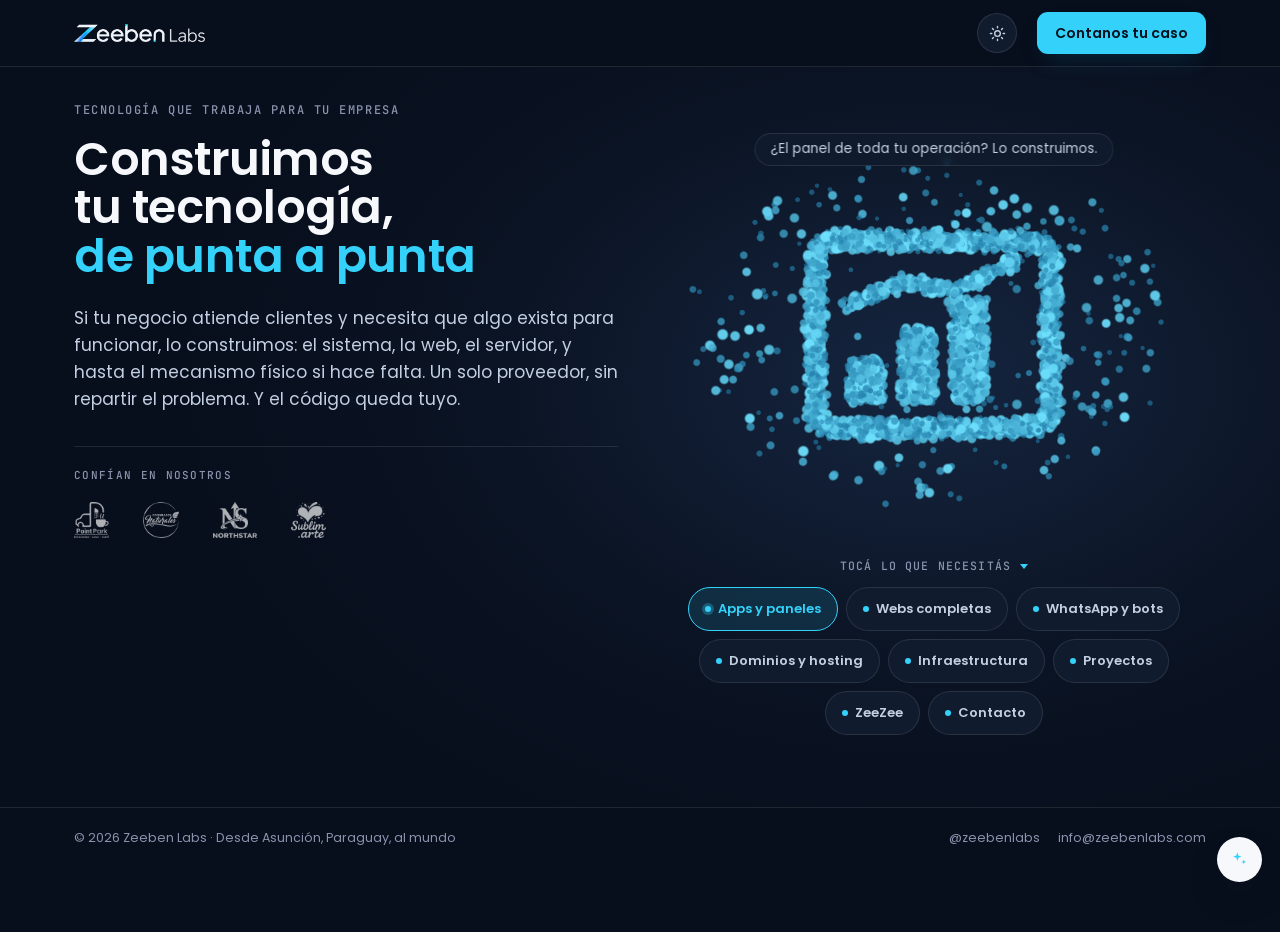
<file: index.html>
<!DOCTYPE html>
<html lang="es">
<head>
<meta charset="utf-8">
<meta name="viewport" content="width=device-width, initial-scale=1">
<meta name="color-scheme" content="dark light">
<meta name="theme-color" content="#070E1C">
<meta name="google-site-verification" content="5d4lBltLXjCbUz0Lg6LB9_y0TGAhb-YqyyRA0CdBrK8" />
<title>Zeeben Labs — Software a medida, WhatsApp e IA para pymes en Paraguay</title>
<meta name="description" content="Apps y paneles a medida, sitios web completos, bots de WhatsApp con IA, dominios y hosting, e infraestructura. Un solo proveedor, sobre tu propia infraestructura. Asunción, Paraguay.">
<link rel="canonical" href="https://zeebenlabs.com/">

<meta property="og:title" content="Zeeben Labs — Construimos tu tecnología, de punta a punta">
<meta property="og:description" content="Apps a medida, webs completas, WhatsApp con IA, dominios e infraestructura para pymes en Paraguay. En tu propia infraestructura.">
<meta property="og:type" content="website">
<meta property="og:url" content="https://zeebenlabs.com/">
<meta property="og:image" content="https://zeebenlabs.com/assets/og-image.jpg">
<meta property="og:image:secure_url" content="https://zeebenlabs.com/assets/og-image.jpg">
<meta property="og:image:type" content="image/jpeg">
<meta property="og:image:width" content="1200">
<meta property="og:image:height" content="630">
<meta property="og:image:alt" content="Zeeben Labs — construimos tu tecnología, de punta a punta">
<meta property="og:locale" content="es_PY">
<meta property="og:site_name" content="Zeeben Labs">
<meta name="twitter:card" content="summary_large_image">
<meta name="twitter:title" content="Zeeben Labs — Construimos tu tecnología, de punta a punta">
<meta name="twitter:description" content="Apps a medida, webs completas, WhatsApp con IA, dominios e infraestructura para pymes en Paraguay.">
<meta name="twitter:image" content="https://zeebenlabs.com/assets/og-image.jpg">

<script type="application/ld+json">
{
  "@context": "https://schema.org",
  "@type": "ProfessionalService",
  "name": "Zeeben Labs",
  "description": "Desarrollo de software a medida para pymes de servicios en Paraguay: aplicaciones y paneles de gestión, sitios web, automatización de WhatsApp con inteligencia artificial, administración de dominios y hosting, e infraestructura, sobre infraestructura propia del cliente.",
  "url": "https://zeebenlabs.com/",
  "logo": "https://zeebenlabs.com/assets/logo.png",
  "image": "https://zeebenlabs.com/assets/og-image.jpg",
  "telephone": "+595992879800",
  "email": "info@zeebenlabs.com",
  "sameAs": ["https://instagram.com/zeebenlabs"],
  "areaServed": { "@type": "Country", "name": "Paraguay" },
  "knowsAbout": ["Desarrollo de software a medida", "Sistemas de gestión", "Desarrollo web", "Automatización de WhatsApp", "Chatbots", "Inteligencia artificial aplicada", "Administración de dominios y hosting", "Infraestructura de servidores"],
  "hasOfferCatalog": {
    "@type": "OfferCatalog",
    "name": "Servicios",
    "itemListElement": [
      { "@type": "Offer", "itemOffered": { "@type": "Service", "name": "Aplicaciones y paneles de gestión a medida" } },
      { "@type": "Offer", "itemOffered": { "@type": "Service", "name": "Desarrollo de sitios web completos" } },
      { "@type": "Offer", "itemOffered": { "@type": "Service", "name": "Bot de atención y turnos por WhatsApp" },
        "priceSpecification": { "@type": "PriceSpecification", "priceCurrency": "PYG", "minPrice": "5990000" } },
      { "@type": "Offer", "itemOffered": { "@type": "Service", "name": "Administración de dominios y hosting" } },
      { "@type": "Offer", "itemOffered": { "@type": "Service", "name": "Infraestructura y configuración de servidores" } }
    ]
  }
}
</script>

<link rel="icon" href="assets/favicon/favicon.ico" sizes="any">
<link rel="icon" type="image/png" href="assets/favicon/favicon_32.png" sizes="32x32">
<link rel="apple-touch-icon" href="assets/favicon/favicon_180.png">

<link rel="preload" as="font" type="font/woff2" href="assets/fonts/poppins-400.woff2" crossorigin>
<link rel="preload" as="font" type="font/woff2" href="assets/fonts/poppins-600.woff2" crossorigin>
<link rel="preload" as="font" type="font/woff2" href="assets/fonts/jetbrainsmono-500.woff2" crossorigin>
<link rel="preload" as="image" href="assets/logo.webp" type="image/webp" fetchpriority="high">

<!-- Antes de pintar: si la persona eligio el tema claro alguna vez, se aplica
     ya. Sin esto se ve un parpadeo oscuro. El oscuro es el default y es el
     que vive en :root, asi que no necesita nada. -->
<script>try{if(localStorage.getItem('zb-tema')==='claro')document.documentElement.setAttribute('data-tema','claro')}catch(e){}</script>
<link rel="stylesheet" href="landing.css?v=8">
</head>
<body>

<header class="nav">
  <div class="nav__in">
    <a class="nav__logo-chip" href="/" aria-label="Zeeben Labs — inicio">
      <picture>
        <source srcset="assets/logo.webp" type="image/webp">
        <img src="assets/logo.png" alt="Zeeben Labs" width="460" height="63" fetchpriority="high">
      </picture>
    </a>
    <button class="nav__tema" type="button" id="tema" aria-label="Cambiar a tema claro">
      <svg class="ico-sol" viewBox="0 0 24 24" fill="none" stroke="currentColor" stroke-width="2" stroke-linecap="round" aria-hidden="true"><circle cx="12" cy="12" r="4"/><path d="M12 2v2M12 20v2M4.9 4.9l1.4 1.4M17.7 17.7l1.4 1.4M2 12h2M20 12h2M4.9 19.1l1.4-1.4M17.7 6.3l1.4-1.4"/></svg>
      <svg class="ico-luna" viewBox="0 0 24 24" fill="none" stroke="currentColor" stroke-width="2" stroke-linecap="round" stroke-linejoin="round" aria-hidden="true"><path d="M21 12.8A9 9 0 1 1 11.2 3a7 7 0 0 0 9.8 9.8z"/></svg>
    </button>
    <a class="btn btn--primary nav__cta" href="https://wa.me/595992879800?text=Hola%20Zeeben%20Labs%2C%20esto%20es%20lo%20que%20me%20consume%20m%C3%A1s%20tiempo%20en%20mi%20negocio%3A%20">Contanos tu caso</a>
  </div>
</header>

<main class="escenario">
  <div class="wrap escenario__grid">

    <!-- ===================== COLUMNA IZQUIERDA: titular + panel =====================
         Los siete paneles viven en el HTML (uno visible por vez). Así el contenido
         es indexable y sigue estando si el JS no corre. -->
    <div class="lado">
      <p class="eyebrow">Tecnología que trabaja para tu empresa</p>
      <h1>Construimos<br>tu tecnología,<br><span class="acento">de punta a punta</span></h1>

      <div class="paneles" id="paneles">

        <div class="panel" id="pnl-inicio">
          <p class="panel__lead">Si tu negocio atiende clientes y necesita que algo exista para funcionar, lo construimos: el sistema, la web, el servidor, y hasta el mecanismo físico si hace falta. Un solo proveedor, sin repartir el problema. Y el código queda tuyo.</p>
          <!-- La prueba social va solo en el panel de inicio: sirve al llegar,
               antes de que la persona elija nada. Una vez que esta leyendo un
               servicio puntual, la franja de logos seria ruido. -->
          <div class="confian">
            <p class="confian__label">Confían en nosotros</p>
            <ul class="confian__lista">
              <li><img src="assets/clientes/point-park.webp" alt="Point Park" width="35" height="36" loading="lazy" decoding="async"></li>
              <li><img src="assets/clientes/congelados.webp" alt="Congelados Naturales" width="36" height="36" loading="lazy" decoding="async"></li>
              <li><img src="assets/clientes/northstar.webp" alt="Northstar" width="44" height="36" loading="lazy" decoding="async"></li>
              <li><img src="assets/clientes/sublimarte.webp" alt="SUBLIM.ARTE" width="35" height="36" loading="lazy" decoding="async"></li>
            </ul>
          </div>
        </div>

        <div class="panel" id="pnl-apps" hidden>
          <h2>Apps y paneles a medida</h2>
          <p>Sistemas internos para tu operación real: pedidos, turnos, cobros, stock y márgenes en un solo lugar. Diseñados sobre cómo trabajás vos, no sobre un producto enlatado que casi encaja.</p>
          <ul class="panel__lista">
            <li>Se instala como app desde el navegador</li>
            <li>Corre en tu infraestructura</li>
          </ul>
          <p class="panel__precio">A cotizar <span>— el alcance varía demasiado para poner un número honesto</span></p>
          <p class="panel__prueba">Como el control de costos de <b>Congelados Naturales</b> o el panel de caja de <b>Point Park</b>.</p>
        </div>

        <div class="panel" id="pnl-webs" hidden>
          <h2>Webs completas</h2>
          <p>Sitios propios, no una landing suelta: la web que trae consultas ordenadas, integrada con tu WhatsApp desde el primer día.</p>
          <ul class="panel__lista">
            <li>Pensada para que la consulta entre calificada</li>
            <li>Rápida en celular, que es donde te van a ver</li>
          </ul>
          <p class="panel__precio">A cotizar <span>— según cuántas páginas y qué tenga que hacer</span></p>
          <p class="panel__prueba">Como la de <b>Northstar</b>: pasó de no tener dónde mandar un cliente a recibir consultas todos los meses.</p>
        </div>

        <div class="panel" id="pnl-whatsapp" hidden>
          <h2>WhatsApp y bots</h2>
          <p>Responde las consultas de siempre, deriva a una persona cuando hace falta, agenda solo y deja todo registrado. Con inteligencia artificial o sin ella, según lo que tu negocio necesite.</p>
          <p class="panel__precio">Desde Gs. 5.990.000 <span>+ Gs. 450.000 por mes de soporte</span></p>

          <!-- La demo se llena por JS y tiene alto reservado en CSS: si demo-hero.js
               no carga, el panel no se rompe. -->
          <div class="demo" data-demo>
            <div class="rubros" role="group" aria-label="Tipo de negocio">
              <button type="button" data-rubro="salud" aria-pressed="true">Consultorio</button>
              <button type="button" data-rubro="gastro" aria-pressed="false">Restaurante</button>
              <button type="button" data-rubro="estudio" aria-pressed="false">Estudio</button>
            </div>
            <div class="cadena">
              <div class="tel">
                <div class="tel__cab">
                  <span class="tel__ava" data-demo-ini aria-hidden="true">C</span>
                  <span>
                    <span class="tel__quien" data-demo-quien>Consultorio</span>
                    <span class="tel__est">en línea</span>
                  </span>
                </div>
                <div class="tel__hilo" data-demo-hilo role="log" aria-live="polite" aria-label="Conversación de ejemplo"></div>
                <form class="tel__pie" data-demo-form>
                  <input data-demo-entrada placeholder="Pedí un turno…" autocomplete="off" maxlength="200" aria-label="Escribí como si fueras un cliente">
                  <button type="submit" aria-label="Enviar">
                    <svg viewBox="0 0 24 24" fill="currentColor" aria-hidden="true"><path d="M2 21l21-9L2 3v7l15 2-15 2z"/></svg>
                  </button>
                </form>
              </div>
              <div class="libreta">
                <p class="libreta__cab"><span data-demo-titulo>Agenda de hoy</span><b data-demo-cuenta>0</b></p>
                <div class="libreta__lista" data-demo-lista></div>
              </div>
            </div>
            <p class="demo__pie">Escribile vos y mirá dónde cae el turno. Es el sistema que atiende hoy en Congelados Naturales.</p>
            <div class="remate" data-demo-remate hidden>
              <p class="remate__q">¿Querés uno así atendiendo tu WhatsApp?</p>
              <a class="btn btn--primary remate__cta" data-demo-remate-cta
                 href="https://wa.me/595992879800?text=Hola%20Zeeben%20Labs%2C%20prob%C3%A9%20la%20demo%20de%20la%20web%20y%20quiero%20uno%20as%C3%AD%20para%20mi%20negocio.">Armámelo</a>
            </div>
          </div>
        </div>

        <div class="panel" id="pnl-dominios" hidden>
          <h2>Dominios y hosting</h2>
          <p>Dominio, correo corporativo y hosting configurados y mantenidos, para que no tengas que entender de eso ni acordarte de renovarlo.</p>
          <ul class="panel__lista">
            <li>Tu correo con tu propio dominio</li>
            <li>Certificado y renovaciones, a cargo nuestro</li>
          </ul>
          <p class="panel__precio">A cotizar <span>— depende del dominio y de cuántas casillas necesites</span></p>
        </div>

        <div class="panel" id="pnl-infra" hidden>
          <h2>Infraestructura</h2>
          <p>Servidores, redes y despliegue: la parte de abajo que hace que todo lo demás corra. Quince años administrando infraestructura crítica en empresas grandes.</p>
          <ul class="panel__lista">
            <li>Tus datos no salen de tu empresa</li>
            <li>Sin licencias por usuario que crecen con tu equipo</li>
          </ul>
          <p class="panel__precio">A cotizar <span>— según el tamaño y qué haya que dejar andando</span></p>
        </div>

        <div class="panel" id="pnl-proyectos" hidden>
          <h2>Sistemas nuestros, corriendo hoy</h2>
          <div class="casos">
            <div class="caso">
              <b>Point Park</b>
              <span>Estacionamiento, lavadero y cafetería. Hicimos la barrera robotizada y el software del mismo lado.</span>
              <i>Cuaderno → arqueo automático</i>
            </div>
            <div class="caso">
              <b>Congelados Naturales</b>
              <span>Un bot toma el pedido, arma la orden de reparto y controla costos y márgenes.</span>
              <i>40 → 0 mensajes a mano por día</i>
            </div>
            <div class="caso">
              <b>Northstar</b>
              <span>Sitio de consultoría con captación por WhatsApp.</span>
              <i>0 → 18 consultas por mes</i>
            </div>
          </div>
          <p class="panel__prueba">Seis clientes con sistemas en producción, más tres sistemas propios.</p>
        </div>

        <!-- Producto propio, no un servicio a cotizar: por eso es la unica
             etiqueta que termina en una descarga y no en una conversacion.
             El enlace apunta a /releases/latest/ y nunca hay que actualizarlo. -->
        <div class="panel" id="pnl-zeezee" hidden>
          <h2>ZeeZee para Windows</h2>
          <p>WhatsApp, Telegram, Slack, Instagram, Discord y más, todo en una sola ventana. Gratis, sin cuenta.</p>
          <ul class="panel__lista">
            <li>Instalación por usuario, sin permisos de administrador</li>
            <li>Windows 64-bit</li>
          </ul>
          <div class="descarga__acciones">
            <a class="btn btn--primary" href="https://github.com/damelm/zeezee-installers/releases/latest/download/ZeeZee-Setup-Windows.exe" download>
              <svg viewBox="0 0 24 24" fill="none" stroke="currentColor" stroke-width="1.8" stroke-linecap="round" stroke-linejoin="round" aria-hidden="true">
                <path d="M12 3v12m0 0l-4-4m4 4l4-4"/><path d="M4 17v2a2 2 0 0 0 2 2h12a2 2 0 0 0 2-2v-2"/>
              </svg>
              Descargar para Windows
            </a>
            <a class="btn btn--ghost" href="https://github.com/damelm/zeezee-installers/releases" target="_blank" rel="noopener">Ver todas las versiones</a>
          </div>
          <p class="panel__pista">Al abrir, Windows puede avisar «Editor desconocido»: Más información → Ejecutar de todas formas.</p>
        </div>

        <div class="panel" id="pnl-contacto" hidden>
          <h2>Empecemos con un audio</h2>
          <p>Contanos qué proceso te consume más tiempo. En menos de 24 horas te decimos cómo se resuelve y cuánto saldría. Sin compromiso.</p>
          <div class="contacto__acciones">
            <a class="btn btn--primary" href="https://wa.me/595992879800?text=Hola%20Zeeben%20Labs%2C%20esto%20es%20lo%20que%20me%20consume%20m%C3%A1s%20tiempo%20en%20mi%20negocio%3A%20">Mandar un audio por WhatsApp</a>
          </div>
          <ul class="contacto__lista">
            <li><span>WhatsApp</span><a href="https://wa.me/595992879800?text=Hola%20Zeeben%20Labs%2C%20quiero%20hacer%20una%20consulta">+595 992 879 800</a></li>
            <li><span>Instagram</span><a href="https://instagram.com/zeebenlabs" target="_blank" rel="noopener">@zeebenlabs</a></li>
            <li><span>Email</span><a href="mailto:info@zeebenlabs.com">info@zeebenlabs.com</a></li>
          </ul>
        </div>

      </div>
    </div>

    <!-- ===================== COLUMNA DERECHA: el enjambre ===================== -->
    <div class="lado lado--escena">
      <div class="escena" id="escena">
        <p class="voz" id="voz">&nbsp;</p>
      </div>
      <p class="formas__pista" id="pista">Tocá lo que necesitás</p>
      <div class="formas" id="formas" role="group" aria-label="Elegí qué querés ver"></div>
    </div>

  </div>
</main>

<footer class="pie">
  <div class="wrap pie__in">
    <span>© <span data-anio>2026</span> Zeeben Labs · Desde Asunción, Paraguay, al mundo</span>
    <span class="pie__links">
      <a href="https://instagram.com/zeebenlabs" target="_blank" rel="noopener">@zeebenlabs</a>
      <a href="mailto:info@zeebenlabs.com">info@zeebenlabs.com</a>
    </span>
  </div>
</footer>

<script src="landing.js?v=4" defer></script>
<script src="demo-hero.min.js?v=9f081ad1" defer></script>
<script src="chat.js?v=c834c38c" defer></script>
<script src="three.min.js" defer fetchpriority="low"></script>
<script src="enjambre.js?v=5" defer fetchpriority="low"></script>
</body>
</html>
</file>
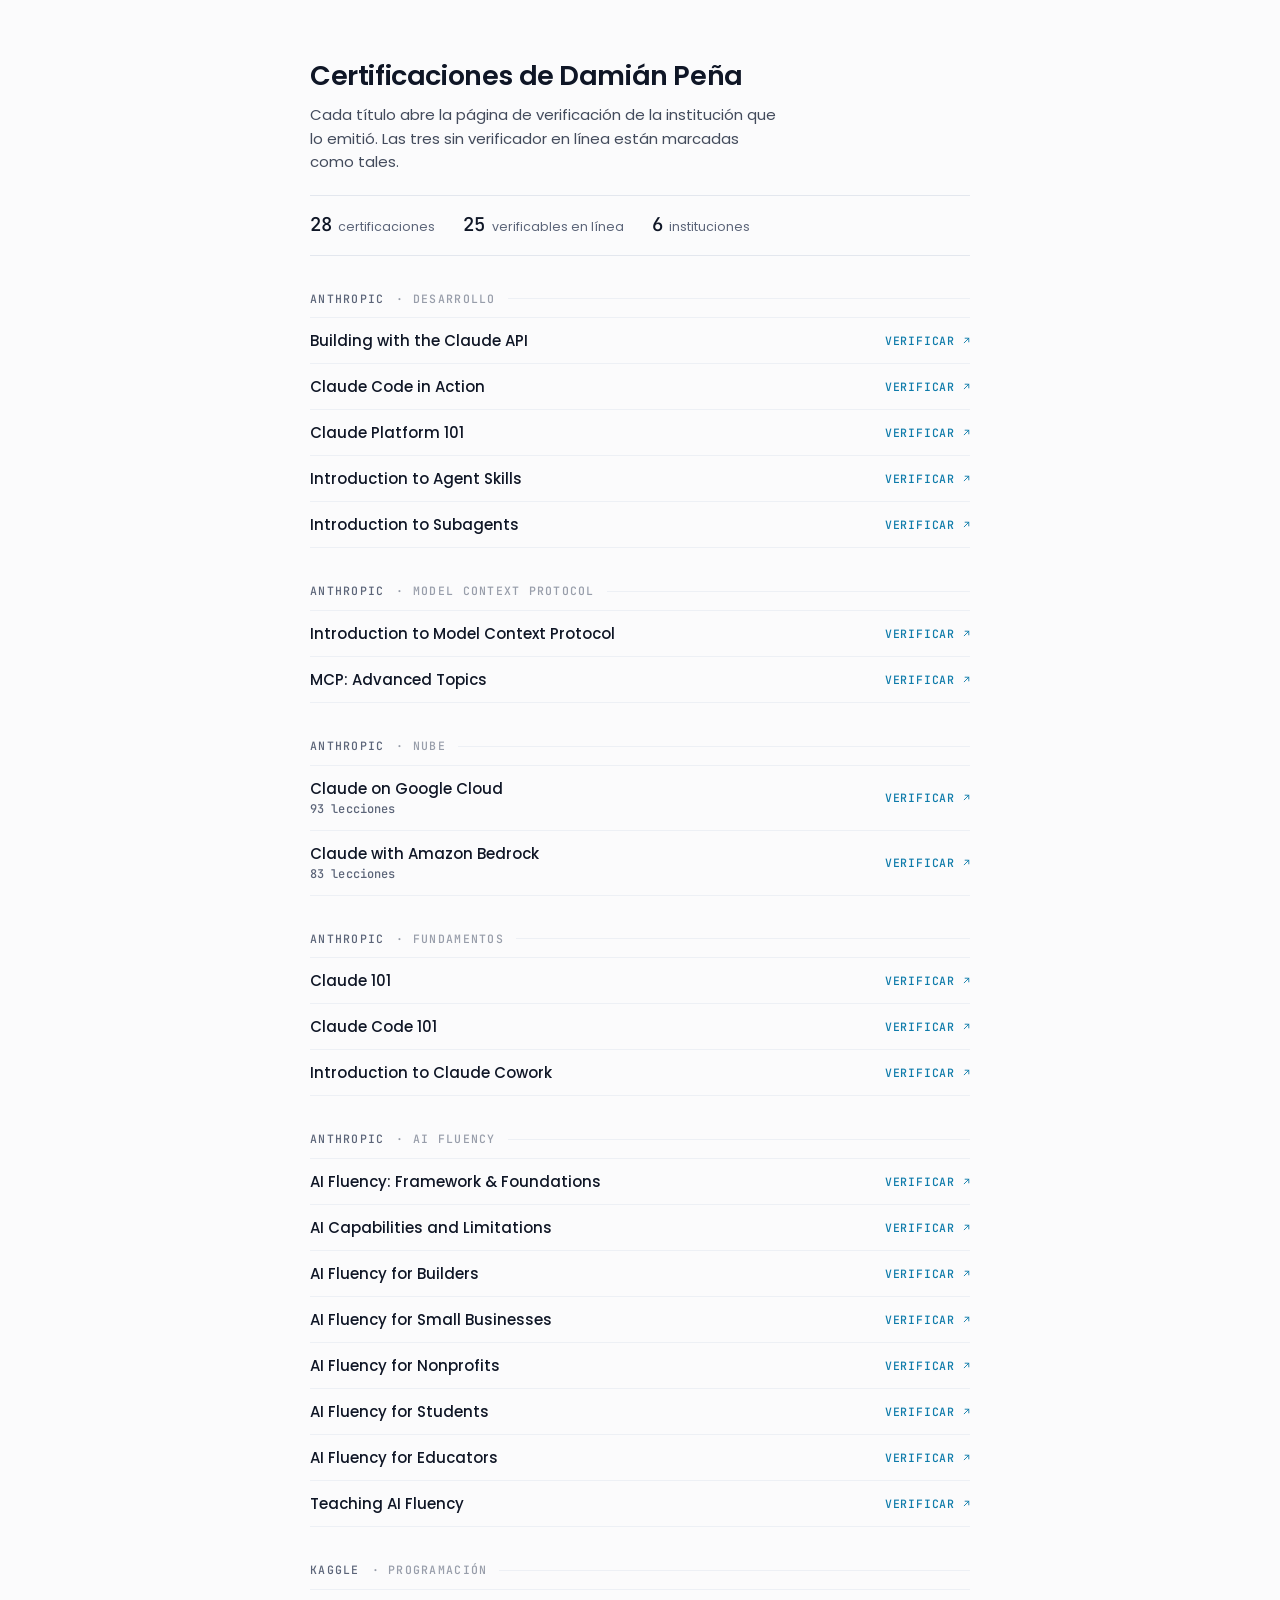
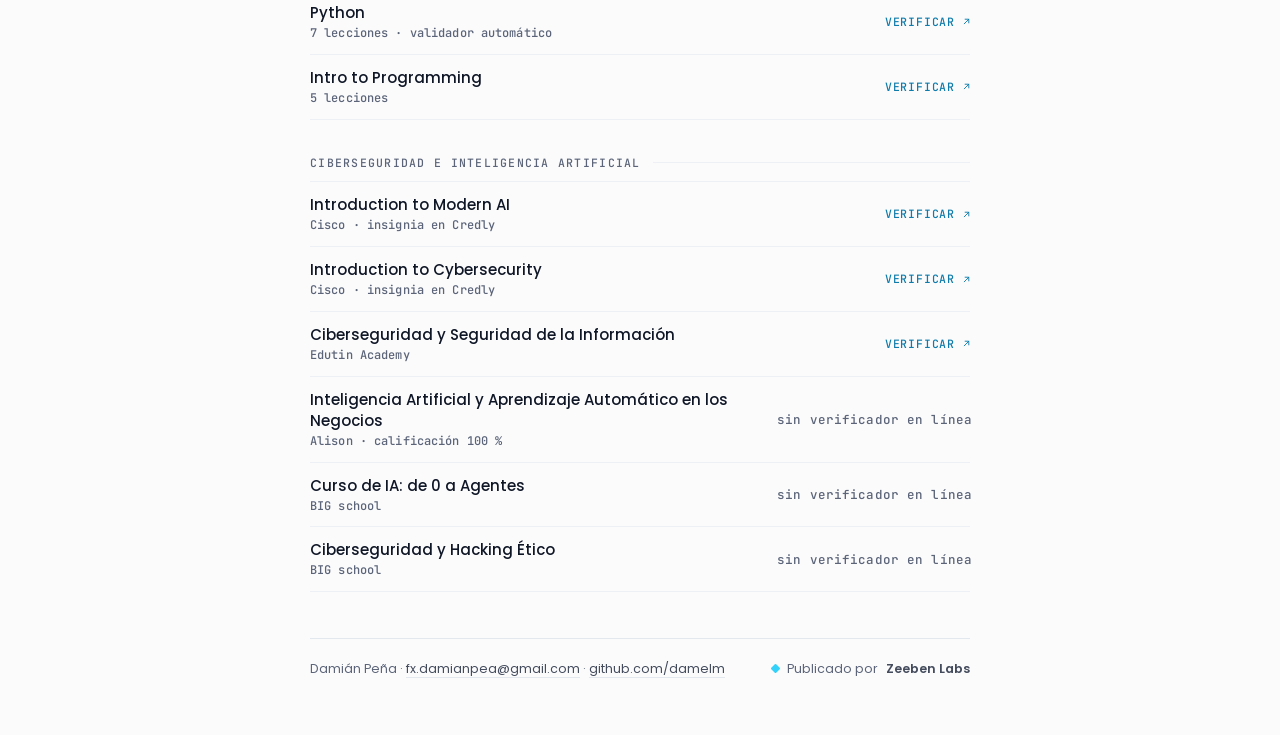
<file: v/dmp7k2q/index.html>
<!DOCTYPE html>
<html lang="es">
<head>
<meta charset="utf-8">
<meta name="viewport" content="width=device-width,initial-scale=1">
<title>Certificaciones de Damián Peña — verificación</title>
<meta name="description" content="Listado de las certificaciones de Damián Peña con enlace directo a la página de verificación de cada institución emisora.">

<!-- Ruta no listada: no va en el sitemap ni se enlaza desde el sitio.
     Tampoco va en robots.txt a proposito: ese archivo es publico y poner
     la ruta ahi seria anunciarla. El noindex alcanza. -->
<meta name="robots" content="noindex,nofollow,noarchive">
<link rel="canonical" href="https://zeebenlabs.com/v/dmp7k2q/">
<link rel="icon" href="/assets/favicon-32.png" sizes="32x32">

<style>
  @font-face{font-family:'Poppins';font-weight:400;font-display:swap;
    src:url('/assets/fonts/poppins-400.woff2') format('woff2')}
  @font-face{font-family:'Poppins';font-weight:500;font-display:swap;
    src:url('/assets/fonts/poppins-500.woff2') format('woff2')}
  @font-face{font-family:'Poppins';font-weight:600;font-display:swap;
    src:url('/assets/fonts/poppins-600.woff2') format('woff2')}
  @font-face{font-family:'JetBrains Mono';font-weight:500;font-display:swap;
    src:url('/assets/fonts/jetbrainsmono-500.woff2') format('woff2')}

  :root{
    --papel:#FBFBFC; --tarjeta:#FFFFFF;
    --tinta:#0F1626; --medio:#434B5C; --apoyo:#5B6478;
    --linea:#E3E7EE; --linea-suave:#EDF0F5;
    --cyan:#0E7BAA;              /* el cyan de marca bajado para contraste AA sobre blanco */
    --realce:rgba(52,210,251,.10);
    --sans:'Poppins',system-ui,-apple-system,'Segoe UI',sans-serif;
    --mono:'JetBrains Mono',ui-monospace,Consolas,monospace;
  }
  /* El sitio de Zeeben es navy; si el visitante tiene el sistema en oscuro
     la pagina lo acompaña en vez de tirarle una hoja blanca a la cara. */
  @media (prefers-color-scheme:dark){
    :root{
      --papel:#070E1C; --tarjeta:#0D1626;
      --tinta:#F2F5FA; --medio:#AFB8C8; --apoyo:#79839A;
      --linea:#1C2941; --linea-suave:#16223A;
      --cyan:#49D6FF; --realce:rgba(52,210,251,.08);
    }
  }

  *{box-sizing:border-box;margin:0;padding:0}
  html{-webkit-text-size-adjust:100%}
  body{
    background:var(--papel); color:var(--medio);
    font-family:var(--sans); font-size:15px; line-height:1.55;
    -webkit-font-smoothing:antialiased;
    padding:0 20px 56px;
  }
  .hoja{max-width:660px;margin:0 auto}

  /* ---------- encabezado ---------- */
  header{padding:60px 0 0}
  h1{
    font-family:var(--sans); font-weight:600; font-size:27px; line-height:1.2;
    letter-spacing:-.015em; color:var(--tinta);
  }
  .bajada{margin-top:11px;max-width:52ch}

  .resumen{
    display:flex; flex-wrap:wrap; gap:0 28px;
    margin-top:22px; padding:14px 0 15px;
    border-top:1px solid var(--linea); border-bottom:1px solid var(--linea);
  }
  .resumen div{display:flex;align-items:baseline;gap:7px}
  .resumen b{
    font-family:var(--mono); font-weight:500; font-size:19px; color:var(--tinta);
    letter-spacing:-.02em;
  }
  .resumen span{font-size:12.5px;color:var(--apoyo)}

  /* ---------- grupos ---------- */
  section{margin-top:34px}
  h2{
    font-family:var(--mono); font-weight:500; font-size:11.5px;
    letter-spacing:.11em; text-transform:uppercase; color:var(--apoyo);
    display:flex; align-items:center; gap:12px; margin-bottom:10px;
  }
  h2::after{content:"";flex:1;height:1px;background:var(--linea-suave)}
  h2 em{font-style:normal;color:var(--apoyo);opacity:.62;font-size:11.5px}

  ul{list-style:none}
  li{border-bottom:1px solid var(--linea-suave)}
  li:first-child{border-top:1px solid var(--linea-suave)}

  /* La fila entera es el enlace: en un telefono es un blanco de 48 px de
     alto en vez de un texto subrayado de 15. */
  .fila{
    display:flex; align-items:center; gap:14px;
    padding:12px 10px 12px 12px; margin:0 -12px;
    text-decoration:none; color:inherit; border-radius:7px;
    transition:background .14s ease;
  }
  a.fila:hover,a.fila:focus-visible{background:var(--realce);outline:none}
  a.fila:focus-visible{box-shadow:0 0 0 2px var(--cyan)}

  .titulo{flex:1;min-width:0;font-weight:500;color:var(--tinta);line-height:1.4}
  .detalle{
    display:block; margin-top:2px; font-family:var(--mono); font-weight:500;
    font-size:12px; letter-spacing:.01em; color:var(--apoyo);
  }
  .accion{
    flex:none; display:flex; align-items:center; gap:6px;
    font-family:var(--mono); font-weight:500; font-size:11.5px;
    letter-spacing:.07em; text-transform:uppercase; color:var(--cyan);
  }
  .accion svg{width:11px;height:11px;stroke:currentColor;stroke-width:2;
    fill:none;stroke-linecap:round;stroke-linejoin:round}
  a.fila:hover .accion{text-decoration:underline;text-underline-offset:3px}
  /* Las que no tienen verificador publico se muestran igual, pero apagadas
     y sin prometer un link que no existe. */
  .sin{color:var(--apoyo);text-transform:none;letter-spacing:.01em;font-size:12.5px}

  /* ---------- pie ---------- */
  footer{
    margin-top:46px; padding-top:20px; border-top:1px solid var(--linea);
    display:flex; flex-wrap:wrap; gap:16px 24px; align-items:center;
    justify-content:space-between;
    font-size:12.5px; color:var(--apoyo);
  }
  footer a{color:var(--medio);text-decoration:none;border-bottom:1px solid var(--linea)}
  footer a:hover{color:var(--cyan);border-bottom-color:var(--cyan)}
  /* Firma discreta de Zeeben: rombo cyan + nombre en un neutro oscuro.
     El wordmark no va: sobre fondo claro solo se usa dentro de un chip navy,
     y un chip navy al pie de una pagina sobria seria un cartel. */
  .sello{display:flex;align-items:center;gap:8px;border:0;color:var(--apoyo)}
  .sello .rombo{width:7px;height:7px;flex:none;background:#34D2FB;
    transform:rotate(45deg);border-radius:1px}
  .sello b{color:var(--medio);font-weight:600}
  .sello:hover b{color:var(--cyan)}

  @media (max-width:520px){
    header{padding-top:44px}
    h1{font-size:23px}
    .resumen{gap:0 20px}
    .fila{gap:10px;padding-left:10px;padding-right:8px;margin:0 -10px;flex-wrap:wrap}
    .accion span{display:none}   /* en pantalla chica queda solo la flecha */
    /* La leyenda larga no pelea por el ancho con el titulo: baja a su
       propia linea y el titulo recupera la fila entera. */
    .sin{width:100%;margin-top:4px}
    footer{gap:14px;font-size:13px}
  }
</style>
</head>
<body>
<div class="hoja">

<header>
  <h1>Certificaciones de Damián Peña</h1>
  <p class="bajada">Cada título abre la página de verificación de la institución
    que lo emitió. Las tres sin verificador en línea están marcadas como tales.</p>

  <div class="resumen">
    <div><b>28</b><span>certificaciones</span></div>
    <div><b>25</b><span>verificables en línea</span></div>
    <div><b>6</b><span>instituciones</span></div>
  </div>
</header>

<section>
  <h2>Anthropic <em>· Desarrollo</em></h2>
  <ul>
    <li><a class="fila" href="https://verify.skilljar.com/c/hwxo92ud3dzo" target="_blank" rel="noopener">
      <span class="titulo">Building with the Claude API</span>
      <span class="accion"><span>Verificar</span><svg viewBox="0 0 24 24"><path d="M7 17L17 7M9 7h8v8"/></svg></span></a></li>
    <li><a class="fila" href="https://verify.skilljar.com/c/huqbqc4kqm7n" target="_blank" rel="noopener">
      <span class="titulo">Claude Code in Action</span>
      <span class="accion"><span>Verificar</span><svg viewBox="0 0 24 24"><path d="M7 17L17 7M9 7h8v8"/></svg></span></a></li>
    <li><a class="fila" href="https://verify.skilljar.com/c/7ssuqbwuk9ag" target="_blank" rel="noopener">
      <span class="titulo">Claude Platform 101</span>
      <span class="accion"><span>Verificar</span><svg viewBox="0 0 24 24"><path d="M7 17L17 7M9 7h8v8"/></svg></span></a></li>
    <li><a class="fila" href="https://verify.skilljar.com/c/am7dvvu5w3eb" target="_blank" rel="noopener">
      <span class="titulo">Introduction to Agent Skills</span>
      <span class="accion"><span>Verificar</span><svg viewBox="0 0 24 24"><path d="M7 17L17 7M9 7h8v8"/></svg></span></a></li>
    <li><a class="fila" href="https://verify.skilljar.com/c/kcxmo6kwkhvj" target="_blank" rel="noopener">
      <span class="titulo">Introduction to Subagents</span>
      <span class="accion"><span>Verificar</span><svg viewBox="0 0 24 24"><path d="M7 17L17 7M9 7h8v8"/></svg></span></a></li>
  </ul>
</section>

<section>
  <h2>Anthropic <em>· Model Context Protocol</em></h2>
  <ul>
    <li><a class="fila" href="https://verify.skilljar.com/c/jusgjnzpv3cj" target="_blank" rel="noopener">
      <span class="titulo">Introduction to Model Context Protocol</span>
      <span class="accion"><span>Verificar</span><svg viewBox="0 0 24 24"><path d="M7 17L17 7M9 7h8v8"/></svg></span></a></li>
    <li><a class="fila" href="https://verify.skilljar.com/c/6jzneqgepakq" target="_blank" rel="noopener">
      <span class="titulo">MCP: Advanced Topics</span>
      <span class="accion"><span>Verificar</span><svg viewBox="0 0 24 24"><path d="M7 17L17 7M9 7h8v8"/></svg></span></a></li>
  </ul>
</section>

<section>
  <h2>Anthropic <em>· Nube</em></h2>
  <ul>
    <li><a class="fila" href="https://verify.skilljar.com/c/7ef5rzbfh8fm" target="_blank" rel="noopener">
      <span class="titulo">Claude on Google Cloud<span class="detalle">93 lecciones</span></span>
      <span class="accion"><span>Verificar</span><svg viewBox="0 0 24 24"><path d="M7 17L17 7M9 7h8v8"/></svg></span></a></li>
    <li><a class="fila" href="https://verify.skilljar.com/c/r9nrd3k5qt5x" target="_blank" rel="noopener">
      <span class="titulo">Claude with Amazon Bedrock<span class="detalle">83 lecciones</span></span>
      <span class="accion"><span>Verificar</span><svg viewBox="0 0 24 24"><path d="M7 17L17 7M9 7h8v8"/></svg></span></a></li>
  </ul>
</section>

<section>
  <h2>Anthropic <em>· Fundamentos</em></h2>
  <ul>
    <li><a class="fila" href="https://verify.skilljar.com/c/q782bb4y92uv" target="_blank" rel="noopener">
      <span class="titulo">Claude 101</span>
      <span class="accion"><span>Verificar</span><svg viewBox="0 0 24 24"><path d="M7 17L17 7M9 7h8v8"/></svg></span></a></li>
    <li><a class="fila" href="https://verify.skilljar.com/c/xkttye4xp3tf" target="_blank" rel="noopener">
      <span class="titulo">Claude Code 101</span>
      <span class="accion"><span>Verificar</span><svg viewBox="0 0 24 24"><path d="M7 17L17 7M9 7h8v8"/></svg></span></a></li>
    <li><a class="fila" href="https://verify.skilljar.com/c/4w52xtow2sd5" target="_blank" rel="noopener">
      <span class="titulo">Introduction to Claude Cowork</span>
      <span class="accion"><span>Verificar</span><svg viewBox="0 0 24 24"><path d="M7 17L17 7M9 7h8v8"/></svg></span></a></li>
  </ul>
</section>

<section>
  <h2>Anthropic <em>· AI Fluency</em></h2>
  <ul>
    <li><a class="fila" href="https://verify.skilljar.com/c/dpwxovnnxhdj" target="_blank" rel="noopener">
      <span class="titulo">AI Fluency: Framework &amp; Foundations</span>
      <span class="accion"><span>Verificar</span><svg viewBox="0 0 24 24"><path d="M7 17L17 7M9 7h8v8"/></svg></span></a></li>
    <li><a class="fila" href="https://verify.skilljar.com/c/geoctwavvfuf" target="_blank" rel="noopener">
      <span class="titulo">AI Capabilities and Limitations</span>
      <span class="accion"><span>Verificar</span><svg viewBox="0 0 24 24"><path d="M7 17L17 7M9 7h8v8"/></svg></span></a></li>
    <li><a class="fila" href="https://verify.skilljar.com/c/rjc4cnsvgj2j" target="_blank" rel="noopener">
      <span class="titulo">AI Fluency for Builders</span>
      <span class="accion"><span>Verificar</span><svg viewBox="0 0 24 24"><path d="M7 17L17 7M9 7h8v8"/></svg></span></a></li>
    <li><a class="fila" href="https://verify.skilljar.com/c/z6zyjh4k8qpu" target="_blank" rel="noopener">
      <span class="titulo">AI Fluency for Small Businesses</span>
      <span class="accion"><span>Verificar</span><svg viewBox="0 0 24 24"><path d="M7 17L17 7M9 7h8v8"/></svg></span></a></li>
    <li><a class="fila" href="https://verify.skilljar.com/c/4qd5byj5igzu" target="_blank" rel="noopener">
      <span class="titulo">AI Fluency for Nonprofits</span>
      <span class="accion"><span>Verificar</span><svg viewBox="0 0 24 24"><path d="M7 17L17 7M9 7h8v8"/></svg></span></a></li>
    <li><a class="fila" href="https://verify.skilljar.com/c/ob3ffcftm8ec" target="_blank" rel="noopener">
      <span class="titulo">AI Fluency for Students</span>
      <span class="accion"><span>Verificar</span><svg viewBox="0 0 24 24"><path d="M7 17L17 7M9 7h8v8"/></svg></span></a></li>
    <li><a class="fila" href="https://verify.skilljar.com/c/n6wwddu4g52a" target="_blank" rel="noopener">
      <span class="titulo">AI Fluency for Educators</span>
      <span class="accion"><span>Verificar</span><svg viewBox="0 0 24 24"><path d="M7 17L17 7M9 7h8v8"/></svg></span></a></li>
    <li><a class="fila" href="https://verify.skilljar.com/c/xbs5it6eez4b" target="_blank" rel="noopener">
      <span class="titulo">Teaching AI Fluency</span>
      <span class="accion"><span>Verificar</span><svg viewBox="0 0 24 24"><path d="M7 17L17 7M9 7h8v8"/></svg></span></a></li>
  </ul>
</section>

<section>
  <h2>Kaggle <em>· Programación</em></h2>
  <ul>
    <li><a class="fila" href="https://www.kaggle.com/learn/certification/damianpea/python" target="_blank" rel="noopener">
      <span class="titulo">Python<span class="detalle">7 lecciones · validador automático</span></span>
      <span class="accion"><span>Verificar</span><svg viewBox="0 0 24 24"><path d="M7 17L17 7M9 7h8v8"/></svg></span></a></li>
    <li><a class="fila" href="https://www.kaggle.com/learn/certification/damianpea/intro-to-programming" target="_blank" rel="noopener">
      <span class="titulo">Intro to Programming<span class="detalle">5 lecciones</span></span>
      <span class="accion"><span>Verificar</span><svg viewBox="0 0 24 24"><path d="M7 17L17 7M9 7h8v8"/></svg></span></a></li>
  </ul>
</section>

<section>
  <h2>Ciberseguridad e inteligencia artificial</h2>
  <ul>
    <li><a class="fila" href="https://www.credly.com/badges/f6e3f30c-fddf-426a-a41a-90c2f2a24cb3" target="_blank" rel="noopener">
      <span class="titulo">Introduction to Modern AI<span class="detalle">Cisco · insignia en Credly</span></span>
      <span class="accion"><span>Verificar</span><svg viewBox="0 0 24 24"><path d="M7 17L17 7M9 7h8v8"/></svg></span></a></li>
    <li><a class="fila" href="https://www.credly.com/badges/bb359963-a527-4514-8306-002c16ef265d" target="_blank" rel="noopener">
      <span class="titulo">Introduction to Cybersecurity<span class="detalle">Cisco · insignia en Credly</span></span>
      <span class="accion"><span>Verificar</span><svg viewBox="0 0 24 24"><path d="M7 17L17 7M9 7h8v8"/></svg></span></a></li>
    <li><a class="fila" href="https://app.edutin.com/verify/12752600" target="_blank" rel="noopener">
      <span class="titulo">Ciberseguridad y Seguridad de la Información<span class="detalle">Edutin Academy</span></span>
      <span class="accion"><span>Verificar</span><svg viewBox="0 0 24 24"><path d="M7 17L17 7M9 7h8v8"/></svg></span></a></li>
    <li><div class="fila">
      <span class="titulo">Inteligencia Artificial y Aprendizaje Automático en los Negocios<span class="detalle">Alison · calificación 100 %</span></span>
      <span class="accion sin">sin verificador en línea</span></div></li>
    <li><div class="fila">
      <span class="titulo">Curso de IA: de 0 a Agentes<span class="detalle">BIG school</span></span>
      <span class="accion sin">sin verificador en línea</span></div></li>
    <li><div class="fila">
      <span class="titulo">Ciberseguridad y Hacking Ético<span class="detalle">BIG school</span></span>
      <span class="accion sin">sin verificador en línea</span></div></li>
  </ul>
</section>

<footer>
  <div>
    Damián Peña ·
    <a href="mailto:fx.damianpea@gmail.com">fx.damianpea@gmail.com</a> ·
    <a href="https://github.com/damelm" target="_blank" rel="noopener">github.com/damelm</a>
  </div>
  <a class="sello" href="https://zeebenlabs.com" target="_blank" rel="noopener">
    <span class="rombo" aria-hidden="true"></span>Publicado por <b>Zeeben&nbsp;Labs</b>
  </a>
</footer>

</div>
</body>
</html>
</file>
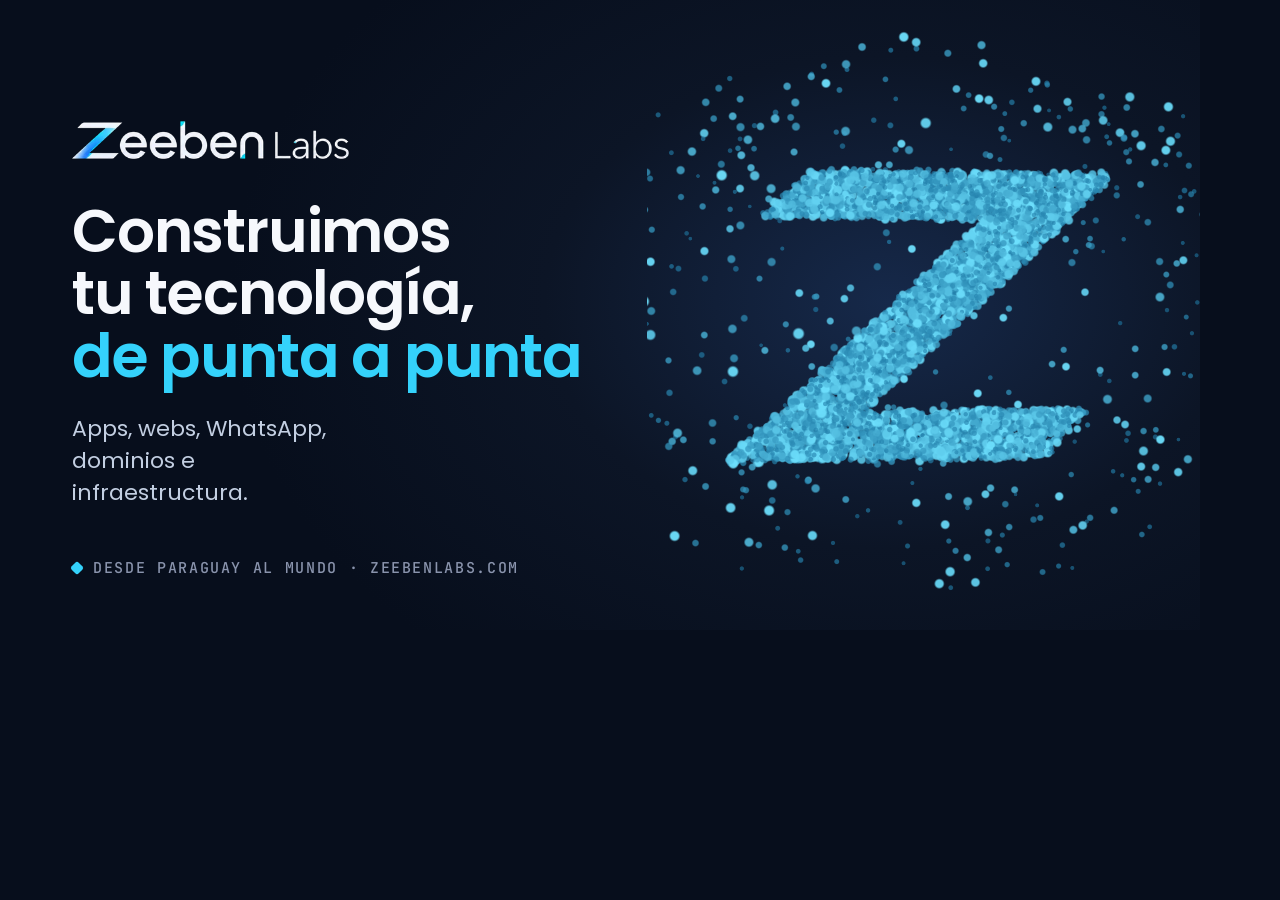
<file: tools/og-card.html>
<!DOCTYPE html>
<html lang="es">
<head>
<meta charset="utf-8">
<title>Zeeben Labs — tarjeta OG</title>
<!-- ============================================================
     Fuente de la imagen de preview (assets/og-image.jpg).
     No es parte del sitio: es la plantilla desde la que se genera.
     Para regenerarla, ver tools/og-card.md
     ============================================================ -->
<style>
@font-face{font-family:'Poppins';font-weight:400;font-display:block;src:url('../assets/fonts/poppins-400.woff2') format('woff2')}
@font-face{font-family:'Poppins';font-weight:600;font-display:block;src:url('../assets/fonts/poppins-600.woff2') format('woff2')}
@font-face{font-family:'JetBrains Mono';font-weight:500;font-display:block;src:url('../assets/fonts/jetbrainsmono-500.woff2') format('woff2')}
*{box-sizing:border-box;margin:0}
body{width:1200px;height:630px;overflow:hidden;background:#070E1C;
  font-family:'Poppins',sans-serif;color:#F6F8FC;position:relative}
.glow{position:absolute;inset:0;
  background:radial-gradient(ellipse 55% 75% at 74% 48%, #16294A 0%, #0C1526 52%, #070E1C 100%)}
.card{position:relative;height:100%;display:grid;grid-template-columns:1.02fr .98fr;
  align-items:center;padding:0 0 0 72px}
.logo{height:38px;width:auto}
h1{font-size:60px;font-weight:600;line-height:1.04;letter-spacing:-.02em;margin-top:34px}
h1 .ac{color:#34D2FB}
.sub{margin-top:26px;font-size:22px;line-height:1.45;color:#C3CFE2;max-width:20ch}
.pie{position:absolute;left:72px;bottom:52px;display:flex;align-items:center;gap:11px;
  font-family:'JetBrains Mono',monospace;font-size:15px;letter-spacing:.11em;
  text-transform:uppercase;color:#8A94AD}
.rombo{width:10px;height:10px;background:#34D2FB;border-radius:2.5px;transform:rotate(45deg)}
#escena{position:relative;height:100%}
#escena canvas{display:block;width:100%;height:100%}
</style>
</head>
<body>
<div class="glow"></div>
<div class="card">
  <div>
    <img class="logo" src="../assets/logo.webp" alt="">
    <h1>Construimos<br>tu tecnología,<br><span class="ac">de punta a punta</span></h1>
    <p class="sub">Apps, webs, WhatsApp, dominios e infraestructura.</p>
  </div>
  <div id="escena"></div>
</div>
<p class="pie"><span class="rombo"></span>Desde Paraguay al mundo · zeebenlabs.com</p>

<script src="../three.min.js"></script>
<script>
/* El mismo enjambre del sitio, congelado en el sello Z. */
(function(){
  var div=document.getElementById('escena');
  var r=new THREE.WebGLRenderer({antialias:true,alpha:true});
  r.setPixelRatio(window.devicePixelRatio||1);
  r.outputEncoding=THREE.sRGBEncoding;
  div.appendChild(r.domElement);
  var esc=new THREE.Scene();
  var cam=new THREE.PerspectiveCamera(32,div.clientWidth/div.clientHeight,0.1,40);
  cam.position.set(0,0,6.1);
  var N=9000,DUST=Math.floor(N*0.06),L=512;

  function muestrear(dib){
    var c=document.createElement('canvas');c.width=c.height=L;
    var x=c.getContext('2d');x.clearRect(0,0,L,L);
    x.strokeStyle=x.fillStyle='#000';x.lineCap=x.lineJoin='round';dib(x);
    var img=x.getImageData(0,0,L,L).data,cand=[];
    for(var i=0;i<L*L;i++) if(img[i*4+3]>100) cand.push(i);
    var pos=new Float32Array(N*3);
    for(var p=0;p<N;p++){
      if(p>=N-DUST||!cand.length){
        var rr=1.7+Math.random()*0.5,th=Math.random()*Math.PI*2,ph=Math.acos(2*Math.random()-1);
        pos[p*3]=rr*Math.sin(ph)*Math.cos(th);
        pos[p*3+1]=rr*Math.sin(ph)*Math.sin(th)*0.7;
        pos[p*3+2]=rr*Math.cos(ph)*0.5;continue;
      }
      var idx=cand[(Math.random()*cand.length)|0],px=idx%L,py=(idx/L)|0;
      pos[p*3]=((px+Math.random())/L*2-1)*1.45;
      pos[p*3+1]=-(((py+Math.random())/L)*2-1)*1.45;
      pos[p*3+2]=(Math.random()*2-1)*0.14;
    }
    return pos;
  }

  var rands=new Float32Array(N);
  for(var i=0;i<N;i++) rands[i]=Math.random();

  var mat=new THREE.ShaderMaterial({
    uniforms:{uSize:{value:26*(window.devicePixelRatio||1)}},
    transparent:true,depthWrite:false,
    vertexShader:['attribute float aRand;uniform float uSize;varying float vR;',
      'void main(){vec4 mv=modelViewMatrix*vec4(position,1.0);',
      'gl_PointSize=uSize*(1.9/-mv.z)*(0.6+aRand*0.8);',
      'gl_Position=projectionMatrix*mv;vR=aRand;}'].join('\n'),
    fragmentShader:['varying float vR;void main(){',
      'float d=length(gl_PointCoord-0.5);if(d>0.5)discard;',
      'float a=smoothstep(0.5,0.28,d)*(0.55+vR*0.4);',
      'gl_FragColor=vec4(mix(vec3(0.129,0.494,0.667),vec3(0.435,0.886,1.0),vR*vR),a);}'].join('\n')
  });

  var img=new Image();
  img.onload=function(){
    var pos=muestrear(function(x){
      var w=380,h=w*img.height/img.width;
      x.drawImage(img,(L-w)/2,(L-h)/2,w,h);
    });
    var g=new THREE.BufferGeometry();
    g.setAttribute('position',new THREE.BufferAttribute(pos,3));
    g.setAttribute('aRand',new THREE.BufferAttribute(rands,1));
    var pts=new THREE.Points(g,mat);
    pts.rotation.y=0.12;
    esc.add(pts);
    r.setSize(div.clientWidth,div.clientHeight,false);
    cam.aspect=div.clientWidth/div.clientHeight;cam.updateProjectionMatrix();
    r.render(esc,cam);
    document.body.dataset.listo='1';
  };
  img.src='../assets/isotype-z.webp';
})();
</script>
</body>
</html>
</file>
<file: landing.css>
/* ============================================================
   Zeeben Labs — landing v3
   Una sola pantalla: el enjambre es la navegación. Cada etiqueta
   arma su forma y abre su panel. No hay secciones apiladas.
   ============================================================ */

/* Las familias viven en assets/fonts/ y se sirven desde el mismo dominio:
   sin request a Google, sin FOIT. Poppins llega hasta 600 — los títulos
   usan ese peso, no 700, para no forzar un bold sintético. */
@font-face{font-family:'Poppins';font-style:normal;font-weight:400;font-display:swap;
  src:url('assets/fonts/poppins-400.woff2') format('woff2')}
@font-face{font-family:'Poppins';font-style:normal;font-weight:500;font-display:swap;
  src:url('assets/fonts/poppins-500.woff2') format('woff2')}
@font-face{font-family:'Poppins';font-style:normal;font-weight:600;font-display:swap;
  src:url('assets/fonts/poppins-600.woff2') format('woff2')}
@font-face{font-family:'Poppins Fallback';font-style:normal;font-weight:400 600;
  src:local('Arial'),local('Helvetica'),local('Liberation Sans');
  size-adjust:113.80%;ascent-override:92.27%;descent-override:30.76%;line-gap-override:0%}
@font-face{font-family:'JetBrains Mono';font-style:normal;font-weight:500;font-display:swap;
  src:url('assets/fonts/jetbrainsmono-500.woff2') format('woff2')}

/* ============ TEMAS ============
   El oscuro es el que manda: es la identidad original de Zeeben (navy
   profundo + cyan) y el que sale por defecto. El claro se activa con el
   interruptor y queda guardado.

   Tokens semanticos, no literales:
   --bloque / --sobre-bloque  el rectangulo solido de contraste (logo, chip
                              elegido, cabecera del chat). Se invierte por tema.
   --sobre-acento             el texto que va ENCIMA del color de acento.
   --vidrio                   los paneles translucidos sobre el enjambre.
   --glow-1 / --glow-2        el halo detras de la escena. */
:root{
  --bg:#070E1C; --surface:#111B2E; --surface-2:#0D1524;
  --ink:#F6F8FC; --ink-soft:#C3CFE2; --muted:#8A94AD;
  --accent:#34D2FB; --accent-strong:#34D2FB; --accent-hover:#6FE2FF;
  --accent-soft:rgba(52,210,251,.13);
  --sobre-acento:#06121F;
  --bloque:#F6F8FC; --sobre-bloque:#0F1626;
  --vidrio:rgba(17,27,46,.86);
  --glow-1:#152540; --glow-2:#0B1424;
  --line:rgba(255,255,255,.10); --line-strong:rgba(255,255,255,.22);
  --logo-chip:transparent; --logo-sombra:none; --logo-desfase:-14px;
  --filtro-logo:brightness(0) invert(1);
  --cyan:#34D2FB;
  --radius:14px; --radius-lg:22px;
  --font-display:'Poppins','Poppins Fallback',system-ui,-apple-system,sans-serif;
  --font-mono:'JetBrains Mono',ui-monospace,'SFMono-Regular',Menlo,monospace;
  --wrap:1180px;
}
[data-tema="claro"]{
  --bg:#F6F8FC; --surface:#FFFFFF; --surface-2:#EFF3FA;
  --ink:#0F1626; --ink-soft:#2B3550; --muted:#5B6478;
  --accent:#0E7BAA; --accent-strong:#0A5D82; --accent-hover:#0E7BAA;
  --accent-soft:#E4F1F6;
  --sobre-acento:#FFFFFF;
  --bloque:#0F1626; --sobre-bloque:#FFFFFF;
  --vidrio:rgba(255,255,255,.85);
  --glow-1:#FFFFFF; --glow-2:#F1F5FB;
  --line:rgba(15,22,38,.11); --line-strong:rgba(15,22,38,.20);
  --logo-chip:#0F1626; --logo-sombra:0 6px 16px -8px rgba(15,22,38,.4); --logo-desfase:0;
  --filtro-logo:brightness(0);
}
*{box-sizing:border-box}
body{margin:0;background:var(--bg);color:var(--ink-soft);font-family:var(--font-display);
  font-size:16px;line-height:1.6;-webkit-font-smoothing:antialiased;
  transition:background .3s ease,color .3s ease}
h1,h2,h3{color:var(--ink);font-weight:600;letter-spacing:-.01em;text-wrap:balance;margin:0}
p{margin:0}
a{color:inherit;text-decoration:none}
img{max-width:100%;display:block}
button{font-family:inherit}
a:focus-visible,button:focus-visible,input:focus-visible{outline:2px solid var(--accent-strong);outline-offset:3px;border-radius:4px}
::selection{background:var(--accent);color:var(--sobre-acento)}
.wrap{max-width:var(--wrap);margin:0 auto;padding:0 24px}
@media (prefers-reduced-motion:reduce){
  *,*::before,*::after{animation-duration:.001ms !important;animation-iteration-count:1 !important;transition-duration:.001ms !important}
}

.eyebrow{font-family:var(--font-mono);font-size:12px;letter-spacing:.13em;text-transform:uppercase;
  color:var(--muted);display:flex;align-items:center;gap:9px;margin:0}

.btn{display:inline-flex;align-items:center;justify-content:center;gap:8px;padding:13px 22px;border-radius:11px;
  font-weight:600;font-size:15px;white-space:nowrap;border:0;cursor:pointer;
  transition:transform .15s ease,box-shadow .15s ease,background .15s ease,border-color .15s ease,color .15s ease}
.btn--primary{background:var(--accent-strong);color:var(--sobre-acento);box-shadow:0 10px 24px -10px rgba(10,93,130,.45)}
.btn--primary:hover{background:var(--accent-hover);transform:translateY(-1px)}
/* Secundario: hace falta cuando hay dos acciones juntas y una no tiene que
   competir con la otra. Sin relleno, solo contorno. */
.btn--ghost{background:transparent;color:var(--ink-soft);border:1px solid var(--line-strong)}
.btn--ghost:hover{border-color:var(--accent);color:var(--accent);transform:translateY(-1px)}
.btn svg{width:17px;height:17px;flex:none}
/* flex-wrap y no nowrap: en una columna los dos botones se apilan en vez de
   desbordar la tarjeta. */
.descarga__acciones{display:flex;flex-wrap:wrap;gap:10px;margin-top:18px}

/* ============ NAV ============ */
header.nav{border-bottom:1px solid var(--line);background:var(--bg)}
.nav__in{max-width:var(--wrap);margin:0 auto;padding:12px 24px;display:flex;align-items:center;gap:20px}
/* En oscuro el logo (que esta hecho para fondo oscuro) se apoya directo:
   el chip navy solo hace falta cuando el fondo es claro. */
.nav__logo-chip{background:var(--logo-chip);border-radius:10px;padding:9px 14px;display:inline-flex;
  align-items:center;flex:none;box-shadow:var(--logo-sombra);
  /* En oscuro el chip es invisible: lo que se ve es la imagen, y quedaba 14px
     corrida del riel. El desfase la devuelve a la columna. */
  margin-left:var(--logo-desfase)}
.nav__logo-chip img{height:18px;width:auto}
.nav__tema{margin-left:auto;width:40px;height:40px;flex:none;border-radius:50%;
  border:1px solid var(--line);background:var(--surface);color:var(--ink-soft);
  display:inline-flex;align-items:center;justify-content:center;cursor:pointer;
  transition:border-color .15s ease,color .15s ease,transform .15s ease}
.nav__tema:hover{border-color:var(--accent);color:var(--accent);transform:translateY(-1px)}
.nav__tema svg{width:17px;height:17px}
/* Un solo boton con los dos iconos: se muestra el del tema al que se va a ir. */
.nav__tema .ico-sol{display:block}
.nav__tema .ico-luna{display:none}
[data-tema="claro"] .nav__tema .ico-sol{display:none}
[data-tema="claro"] .nav__tema .ico-luna{display:block}
.nav__cta{padding:10px 18px;font-size:14px}
/* En 390px el nav pedia 386px y tenia 342: el CTA quedaba cortado. */
@media(max-width:560px){
  .nav__in{padding:10px 20px;gap:10px}
  .nav__logo-chip{padding:7px 10px}
  .nav__logo-chip img{height:15px}
  .nav__cta{padding:10px 13px;font-size:12.5px}
}
/* A 320 la fila pedia 354px y solo tenia 320: el CTA quedaba cortado, y ese
   desborde arrastraba el boton de chat y el pie fuera de pantalla. */
@media(max-width:400px){
  .nav__in{padding:10px 14px;gap:7px}
  .nav__logo-chip{padding:5px 7px}
  .nav__logo-chip img{height:13px}
  .nav__tema{width:36px;height:36px}
  .nav__tema svg{width:15px;height:15px}
  .nav__cta{padding:10px 11px;font-size:12px}
}

/* ============ ESCENARIO (la pantalla única) ============ */
.escenario{padding-block:34px 72px;
  background:radial-gradient(ellipse 60% 70% at 72% 42%, var(--glow-1) 0%, var(--glow-2) 55%, var(--bg) 100%)}
/* align-items:start y no center: si el panel de WhatsApp (que trae la demo)
   es mas alto que el resto, el enjambre no se desplaza al cambiar de etiqueta. */
.escenario__grid{display:grid;grid-template-columns:minmax(0,1fr) minmax(0,1fr);gap:44px;align-items:start}
.lado{min-width:0}
.lado--escena{display:flex;flex-direction:column;justify-content:flex-start;padding-top:26px}

.escenario h1{font-size:clamp(30px,3.6vw,46px);line-height:1.06;margin-top:14px}
.escenario h1 .acento{color:var(--accent-strong)}

/* ============ PANELES ============ */
.paneles{margin-top:24px;min-height:215px}
.panel{animation:entra .35s ease both}
@keyframes entra{from{opacity:0;transform:translateY(10px)}to{opacity:1;transform:none}}
.panel h2{font-size:clamp(20px,2.4vw,26px);margin-bottom:10px}
.panel > p{font-size:15px;color:var(--ink-soft);max-width:52ch}
.panel__lead{font-size:17px !important}
.panel__pista{margin-top:16px !important;font-family:var(--font-mono);font-size:12.5px;color:var(--muted)}
.panel__lista{margin:12px 0 0;padding:0;list-style:none;display:flex;flex-direction:column;gap:6px}
.panel__lista li{position:relative;padding-left:18px;font-size:14px;color:var(--muted)}
.panel__lista li::before{content:"";position:absolute;left:0;top:8px;width:5px;height:5px;
  background:var(--accent);border-radius:50%}
.panel__precio{margin-top:16px !important;font-family:var(--font-mono);font-size:15px;color:var(--ink);font-weight:600}
.panel__precio span{font-family:var(--font-display);font-weight:400;font-size:12.5px;color:var(--muted);display:block;margin-top:3px}
.panel__prueba{margin-top:14px !important;font-size:13px;color:var(--muted);border-top:1px solid var(--line);padding-top:12px}
.panel__prueba b{color:var(--ink-soft)}

/* Los cuatro logos vienen de los repos de cada cliente y estan hechos para
   fondo claro. Se normalizan a silueta con el filtro y se pintan segun el
   tema: asi conviven sin pelearse entre ellos ni con el fondo. */
.confian{margin-top:32px;padding-top:20px;border-top:1px solid var(--line)}
.confian__label{font-family:var(--font-mono);font-size:11px;letter-spacing:.12em;
  text-transform:uppercase;color:var(--muted)}
.confian__lista{display:flex;align-items:center;gap:34px;flex-wrap:wrap;
  margin:18px 0 0;padding:0;list-style:none}
.confian__lista img{height:36px;width:auto;opacity:.68;filter:var(--filtro-logo);
  transition:opacity .2s ease}
.confian__lista li:hover img{opacity:1}

/* casos, dentro del panel de proyectos */
.casos{display:flex;flex-direction:column;gap:12px;margin-top:14px}
.caso{background:var(--surface);border:1px solid var(--line);border-radius:var(--radius);padding:14px 16px}
.caso b{display:block;font-size:15px;color:var(--ink)}
.caso span{display:block;font-size:13px;color:var(--muted);margin-top:3px}
.caso i{display:block;font-style:normal;margin-top:8px;font-family:var(--font-mono);font-size:12.5px;
  color:var(--accent-strong);font-weight:600}

/* contacto */
.contacto__acciones{margin-top:18px}
.contacto__lista{margin:20px 0 0;padding:0;list-style:none;display:flex;flex-direction:column;gap:0}
.contacto__lista li{display:flex;justify-content:space-between;align-items:center;gap:16px;
  padding:14px 0;border-bottom:1px solid var(--line)}
.contacto__lista li:last-child{border-bottom:0}
.contacto__lista span{font-family:var(--font-mono);font-size:11.5px;letter-spacing:.08em;
  text-transform:uppercase;color:var(--muted)}
.contacto__lista a{font-weight:600;color:var(--ink)}
.contacto__lista a:hover{color:var(--accent-strong)}

/* ============ ENJAMBRE ============ */
.escena{position:relative;height:clamp(300px,32vw,420px)}
.escena canvas{display:block;width:100%;height:100%;touch-action:pan-y;cursor:grab}
.escena canvas:active{cursor:grabbing}
.voz{position:absolute;left:50%;top:6px;transform:translateX(-50%);
  font-size:13.5px;color:var(--ink-soft);background:var(--vidrio);border:1px solid var(--line);
  border-radius:999px;padding:6px 15px;backdrop-filter:blur(6px);
  transition:opacity .3s ease;pointer-events:none;z-index:2;margin:0;
  /* width:max-content porque es absoluta con left:50%: sin eso solo dispone
     de la mitad del ancho y parte en dos lineas aunque entre en una. */
  width:max-content;max-width:94%;
  /* Antes era nowrap con ellipsis y se comia el remate de 5 de las 7 frases
     ("...Lo constru..."). Ahora envuelve: se gana una linea, no se pierde el mensaje. */
  text-align:center;line-height:1.35;text-wrap:balance}
.voz.saliendo{opacity:0}
@media(max-width:520px){.voz{font-size:12px}}

/* La pista vive pegada a las etiquetas y no en el panel de enfrente: si la
   instruccion esta lejos de lo que hay que tocar, nadie las cruza. */
.formas__pista{margin:20px 0 0;text-align:center;font-family:var(--font-mono);font-size:11.5px;
  letter-spacing:.1em;text-transform:uppercase;color:var(--muted);
  display:flex;align-items:center;justify-content:center;gap:9px;transition:opacity .35s ease}
.formas__pista::after{content:"";width:0;height:0;border-left:4px solid transparent;
  border-right:4px solid transparent;border-top:5px solid var(--accent);
  animation:baja 1.9s ease-in-out infinite}
@keyframes baja{0%,100%{transform:translateY(0);opacity:.45}50%{transform:translateY(3px);opacity:1}}
.formas__pista.oculta{opacity:0;pointer-events:none}

.formas{display:flex;gap:8px;flex-wrap:wrap;justify-content:center;margin-top:12px}
.formas button{border:1px solid var(--line);background:var(--surface);color:var(--ink-soft);
  font-size:13px;font-weight:600;padding:11px 16px;border-radius:999px;cursor:pointer;
  transition:background .15s ease,color .15s ease,border-color .15s ease,transform .15s ease;
  display:inline-flex;align-items:center;gap:7px}
/* Punto redondo, no rombo: acompana la forma de la pildora en vez de pelearse
   con ella. Cambia de color para indicar estado (elegida / en ciclo). */
.formas button::before{content:"";width:6px;height:6px;background:var(--accent);
  border-radius:50%;flex:none}
.formas button:hover{border-color:var(--accent-strong);color:var(--accent-strong);transform:translateY(-1px)}
/* Mientras la nube cicla sola, la etiqueta que le corresponde se enciende:
   es lo que hace ver que la animacion y las etiquetas son la misma cosa.
   Es un resaltado, no una seleccion -- por eso no usa el estado .activa. */
.formas button.en-ciclo{border-color:var(--accent);background:var(--accent-soft);
  color:var(--accent-strong);transform:translateY(-1px)}
.formas button.en-ciclo::before{background:var(--accent);box-shadow:0 0 0 3px rgba(52,210,251,.28)}
.formas button{animation:chipEntra .45s ease both}
@keyframes chipEntra{from{opacity:0;transform:translateY(9px)}to{opacity:1;transform:none}}
.formas button.activa{background:var(--bloque);color:var(--sobre-bloque);border-color:var(--bloque)}
.formas button.activa::before{background:var(--accent)}

/* ============ DEMO (dentro del panel de WhatsApp) ============ */
.demo{margin-top:18px;background:var(--surface);border:1px solid var(--line);
  border-radius:var(--radius-lg);padding:14px}
.rubros{display:flex;gap:7px;margin-bottom:12px;flex-wrap:wrap}
.rubros button{font-family:var(--font-mono);font-size:11.5px;padding:5px 11px;border-radius:999px;
  border:1px solid var(--line);color:var(--muted);background:transparent;cursor:pointer}
.rubros button[aria-pressed="true"]{background:var(--bloque);color:var(--sobre-bloque);border-color:var(--bloque)}
/* minmax(0,...) y no 1.15fr a secas: sin eso las pistas se congelan en el
   min-content del input de la demo (308px) y el bloque se sale de la tarjeta. */
.cadena{display:grid;grid-template-columns:minmax(0,1.15fr) minmax(0,.85fr);gap:12px}
@media(max-width:640px){.cadena{grid-template-columns:1fr}}
.tel{background:var(--surface-2);border-radius:12px;padding:12px;display:flex;flex-direction:column;gap:9px;min-height:240px;min-width:0}
.tel__cab{display:flex;align-items:center;gap:8px;min-width:0}
.tel__ava{width:28px;height:28px;border-radius:50%;background:var(--bloque);color:var(--sobre-bloque);display:flex;align-items:center;
  justify-content:center;font-weight:600;font-size:12px;flex:none}
.tel__quien{display:block;font-weight:600;font-size:13px;color:var(--ink)}
.tel__est{display:flex;align-items:center;gap:5px;font-size:11px;color:var(--muted)}
.tel__est::before{content:"";width:6px;height:6px;border-radius:50%;background:#1E9E5A}
.tel__hilo{flex:1;display:flex;flex-direction:column;gap:6px;justify-content:flex-end;overflow-y:auto;max-height:210px}
.glob{max-width:86%;padding:7px 11px;border-radius:11px;font-size:12.5px;line-height:1.4}
.glob time{display:block;font-size:9.5px;opacity:.6;margin-top:2px;text-align:right;font-family:var(--font-mono)}
.glob--mia{align-self:flex-end;background:var(--accent-strong);color:var(--sobre-acento);border-bottom-right-radius:3px}
.glob--suya{align-self:flex-start;background:var(--surface);border:1px solid var(--line);color:var(--ink-soft);border-bottom-left-radius:3px}
.puntos{align-self:flex-start;background:var(--surface);border:1px solid var(--line);border-radius:11px;
  border-bottom-left-radius:3px;padding:9px 13px;display:flex;gap:5px}
.puntos i{width:5px;height:5px;border-radius:50%;background:var(--muted);animation:salto 1.1s ease-in-out infinite}
.puntos i:nth-child(2){animation-delay:.15s}
.puntos i:nth-child(3){animation-delay:.3s}
@keyframes salto{0%,60%,100%{transform:none;opacity:.5}30%{transform:translateY(-4px);opacity:1}}
.tel__pie{display:flex;align-items:center;gap:8px;background:var(--surface);border:1px solid var(--line);border-radius:999px;
  padding:5px 5px 5px 13px}
.tel__pie input{flex:1;border:0;background:transparent;font-family:inherit;font-size:12.5px;color:var(--ink);outline:none;min-width:0}
.tel__pie input::placeholder{color:var(--muted)}
.tel__pie button{width:34px;height:34px;border-radius:50%;background:var(--accent-strong);color:var(--sobre-acento);border:0;
  display:flex;align-items:center;justify-content:center;cursor:pointer;flex:none}
.tel__pie button svg{width:13px;height:13px}
.libreta{background:var(--surface-2);border-radius:12px;padding:12px;min-height:240px;display:flex;flex-direction:column;min-width:0}
.libreta__cab{display:flex;justify-content:space-between;align-items:baseline;font-size:11.5px;color:var(--muted);
  font-family:var(--font-mono);margin-bottom:9px}
.libreta__cab b{font-size:17px;color:var(--ink);font-family:var(--font-display)}
.libreta__lista{flex:1;overflow-y:auto;display:flex;flex-direction:column;gap:7px;max-height:215px}
.libreta__lista::-webkit-scrollbar{width:4px}
.cita{background:var(--surface);border:1px solid var(--line);border-radius:9px;padding:8px 10px;font-size:11.5px;
  display:flex;flex-direction:column;gap:1px}
.cita time{font-weight:600;font-size:12.5px;color:var(--ink);font-family:var(--font-mono)}
.cita span{color:var(--ink-soft)}
.cita em{font-style:normal;color:var(--muted);font-size:11px}
.cita.nueva{border-color:var(--accent);box-shadow:0 0 0 2px var(--accent-soft)}
.cita.nueva time{color:var(--accent-strong)}
.demo__pie{margin-top:10px;text-align:center;font-size:11.5px;color:var(--muted)}
.remate{margin-top:12px;text-align:center;border-top:1px solid var(--line);padding-top:14px}
.remate[hidden]{display:none}
.remate__q{font-weight:600;color:var(--ink);margin-bottom:10px;font-size:14px}

/* ============ MÓVIL ============
   El enjambre es el corazón: va apenas debajo del titular, antes de
   cualquier texto largo. Orden: mostrar, elegir, leer. */
/* El corte estaba en 900 y dejaba un rango muerto de 901 a 1017: dos columnas
   demasiado angostas para el contenido. Sube a 1060, y en una sola columna el
   contenido se topa y se centra para no dejar medio ancho vacio al costado. */
@media(max-width:1060px){
  .escenario{padding-block:24px 34px}
    /* minmax(0,1fr) y no 1fr: la pildora de la frase usa width:max-content y
     con 1fr a secas estiraba la pista del grid y desbordaba en 320. */
  .escenario__grid{grid-template-columns:minmax(0,1fr);gap:0;max-width:640px;margin-inline:auto}
  .lado{display:contents}
  .escenario .eyebrow{order:1;justify-content:center}
  .escenario h1{order:2;text-align:center;margin-top:12px}
  .lado--escena{order:3;display:contents}
  .escena{order:3;margin-top:14px}
  .formas__pista{order:4}
  .formas{order:5}
  .paneles{order:6;margin-top:22px;min-height:0}
  .panel > p,.panel h2{text-align:left}
  .confian__lista{justify-content:center;gap:26px}
  .confian__label{text-align:center}
  /* En una columna la frase sale de encima del enjambre y pasa a vivir arriba:
     al envolver en varias lineas le tapaba la figura, sobre todo en 320. Por eso
     la caja pasa a alto automatico y el alto fijo se lo queda el canvas. */
  .escena{height:auto}
  .escena canvas{height:clamp(250px,62vw,340px)}
  .voz{position:static;transform:none;margin:0 auto 10px;max-width:100%}
}

/* ============ FOOTER ============ */
/* Aire abajo para que el boton flotante nunca quede sobre el pie. */
footer.pie{border-top:1px solid var(--line);padding-block:20px 84px}
.pie__in{display:flex;justify-content:space-between;align-items:center;gap:18px;flex-wrap:wrap;
  font-size:12.5px;color:var(--muted)}
.pie__links{display:flex;gap:18px}
.pie__links a:hover{color:var(--accent-strong)}

/* ============ CHAT FLOTANTE (chat.js) ============ */
.chat-fab{position:fixed;right:18px;bottom:18px;z-index:40;display:flex;align-items:center;gap:9px;
  background:var(--bloque);color:var(--sobre-bloque);border:0;border-radius:999px;padding:12px 17px;cursor:pointer;
  box-shadow:0 16px 34px -12px rgba(15,22,38,.5);font-weight:600;font-size:13.5px;
  transition:transform .15s ease}
.chat-fab:hover{transform:translateY(-2px)}
.chat-fab svg{width:17px;height:17px;color:var(--accent)}
/* Con etiqueta mide 178px y pisaba la fila de etiquetas en escritorio y el
   mail del pie desde 700px. Redondo salvo en pantallas anchas, donde sobra sitio. */
.chat-fab__label{display:none}
.chat-fab{padding:14px;border-radius:50%}
@media(min-width:1600px){
  .chat-fab__label{display:inline}
  .chat-fab{padding:12px 17px;border-radius:999px}
}
.chat-panel{position:fixed;right:18px;bottom:18px;z-index:45;width:min(380px,calc(100vw - 24px));
  height:min(560px,calc(100vh - 90px));background:var(--surface);border:1px solid var(--line);
  border-radius:18px;box-shadow:0 30px 60px -20px rgba(15,22,38,.4);display:flex;flex-direction:column;overflow:hidden}
.chat-panel[hidden]{display:none}
.chat-head{display:flex;align-items:center;gap:10px;padding:14px 16px;background:var(--bloque);color:var(--sobre-bloque)}
.chat-head__dot{width:8px;height:8px;border-radius:50%;background:#2BD576;flex:none}
.chat-head__txt{display:flex;flex-direction:column;min-width:0}
.chat-head__t{font-weight:600;font-size:14px}
.chat-head__s{font-size:11.5px;opacity:.7}
.chat-close{margin-left:auto;background:transparent;border:0;color:var(--sobre-bloque);font-size:22px;line-height:1;
  cursor:pointer;opacity:.8;padding:2px 6px}
.chat-close:hover{opacity:1}
.chat-msgs{flex:1;overflow-y:auto;padding:14px;display:flex;flex-direction:column;gap:8px;background:var(--surface-2)}
.msg{max-width:85%;padding:9px 13px;border-radius:12px;font-size:13.5px;line-height:1.45;white-space:pre-wrap;overflow-wrap:break-word}
.msg--user{align-self:flex-end;background:var(--accent-strong);color:var(--sobre-acento);border-bottom-right-radius:3px}
.msg--bot{align-self:flex-start;background:var(--surface);border:1px solid var(--line);color:var(--ink-soft);border-bottom-left-radius:3px}
.chat-typing{display:inline-flex;gap:5px;padding:2px 0}
.chat-typing span{width:6px;height:6px;border-radius:50%;background:var(--muted);animation:salto 1.1s ease-in-out infinite}
.chat-typing span:nth-child(2){animation-delay:.15s}
.chat-typing span:nth-child(3){animation-delay:.3s}
.chat-chips{display:flex;gap:7px;flex-wrap:wrap;padding:10px 14px;border-top:1px solid var(--line);background:var(--surface)}
.chat-chip{border:1px solid var(--line);background:var(--surface-2);color:var(--ink-soft);font-size:12px;
  padding:6px 11px;border-radius:999px;cursor:pointer}
.chat-chip:hover{border-color:var(--accent-strong);color:var(--accent-strong)}
.chat-input{display:flex;align-items:center;gap:8px;padding:10px 12px;border-top:1px solid var(--line);background:var(--surface)}
.chat-input input{flex:1;border:1px solid var(--line);background:var(--surface-2);border-radius:999px;
  padding:10px 15px;font-family:inherit;font-size:13.5px;color:var(--ink);outline:none;min-width:0}
.chat-input input::placeholder{color:var(--muted)}
.chat-input input:focus{border-color:var(--accent)}
.chat-send{width:38px;height:38px;border-radius:50%;background:var(--accent-strong);color:var(--sobre-acento);border:0;
  display:flex;align-items:center;justify-content:center;cursor:pointer;flex:none}
.chat-send:hover{background:var(--accent-hover)}
.chat-send:disabled{opacity:.5;cursor:default}
.chat-send svg{width:15px;height:15px}
</file>
